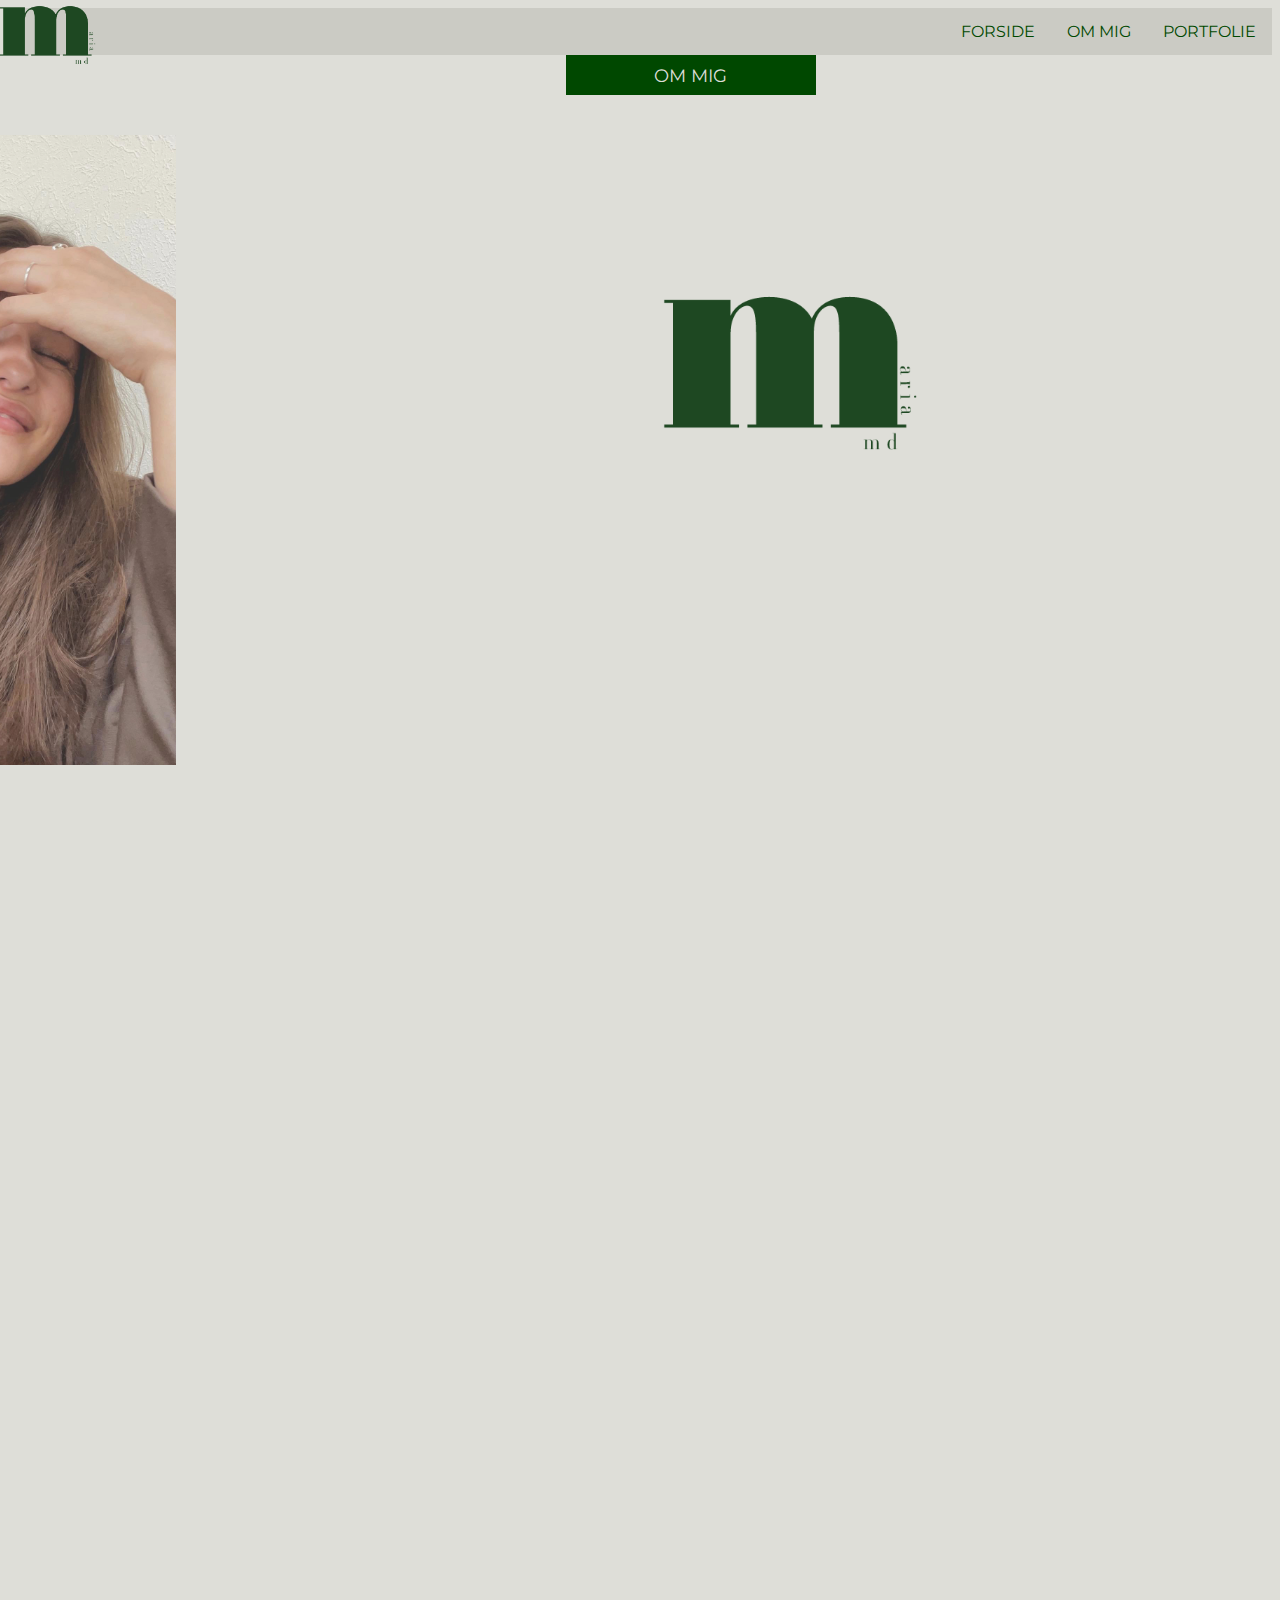
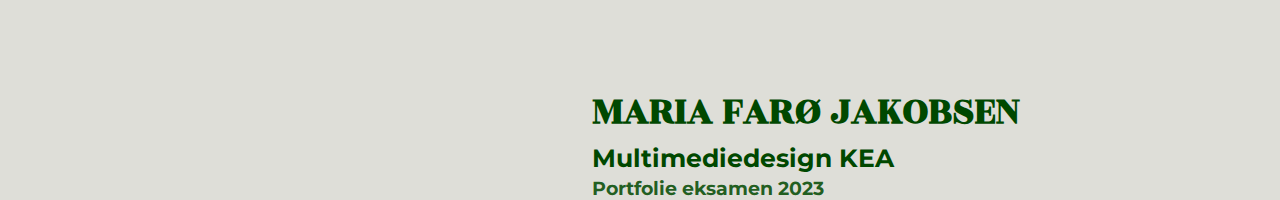
<file: Portfolie/Index.html>
<!DOCTYPE html>
<html lang="da">

<head>
  <meta charset="UTF-8">
  <meta http-equiv="X-UA-Compatible" content="IE=edge">
  <meta name="viewport" content="width=device-width, initial-scale=1.0">
  <meta name="robots" content="noindex">
  <title>Forside</title>
  <link rel="stylesheet" href="css/mutual.css">
  <link rel="stylesheet" href="css/index.css">
  <script src="js/script2.js"></script>
  <link rel="icon" type="image/png" href="img/favicon2.png">
</head>

<body id="forside">
  <header>
    <div class="navbar">
      <img src="img/m.png" class="navbar-logo" alt="Logo">
      <a href="Index.html">FORSIDE</a>
      <a href="om.html">OM MIG</a>
      <div class="dropdown">
        <button class="dropbtn">
          PORTFOLIE
          <i class="fa fa-caret-down"></i>
        </button>
        <div class="dropdown-content">
          <a href="web.html"> Grundlæggende web</a>
          <a href="ux.html">Grundlæggende ux</a>
          <a href="animation.html">Animation</a>
          <a href="site.html">Video & virksomhedssite</a>
        </div>
      </div>
    </div>
  </header>
  <main>
    <div id="billedcontainer">
      <div class="tekst">
        <h1>MARIA FARØ JAKOBSEN</h1>
        <h2 class="mmd">Multimediedesign KEA</h2>
        <h3>Portfolie eksamen 2023</h3>
      </div>
      <img src="img/forside.jpg" alt="Billede 2" class="billede billede-venstre">
      <img src="img/m.png" alt="Billede 1" class="billede billede-hojre">
      <button id="myButton">OM MIG</button>
    </div>
  </main>
  <script src="js/script.js"></script>
</body>
</html>
</file>
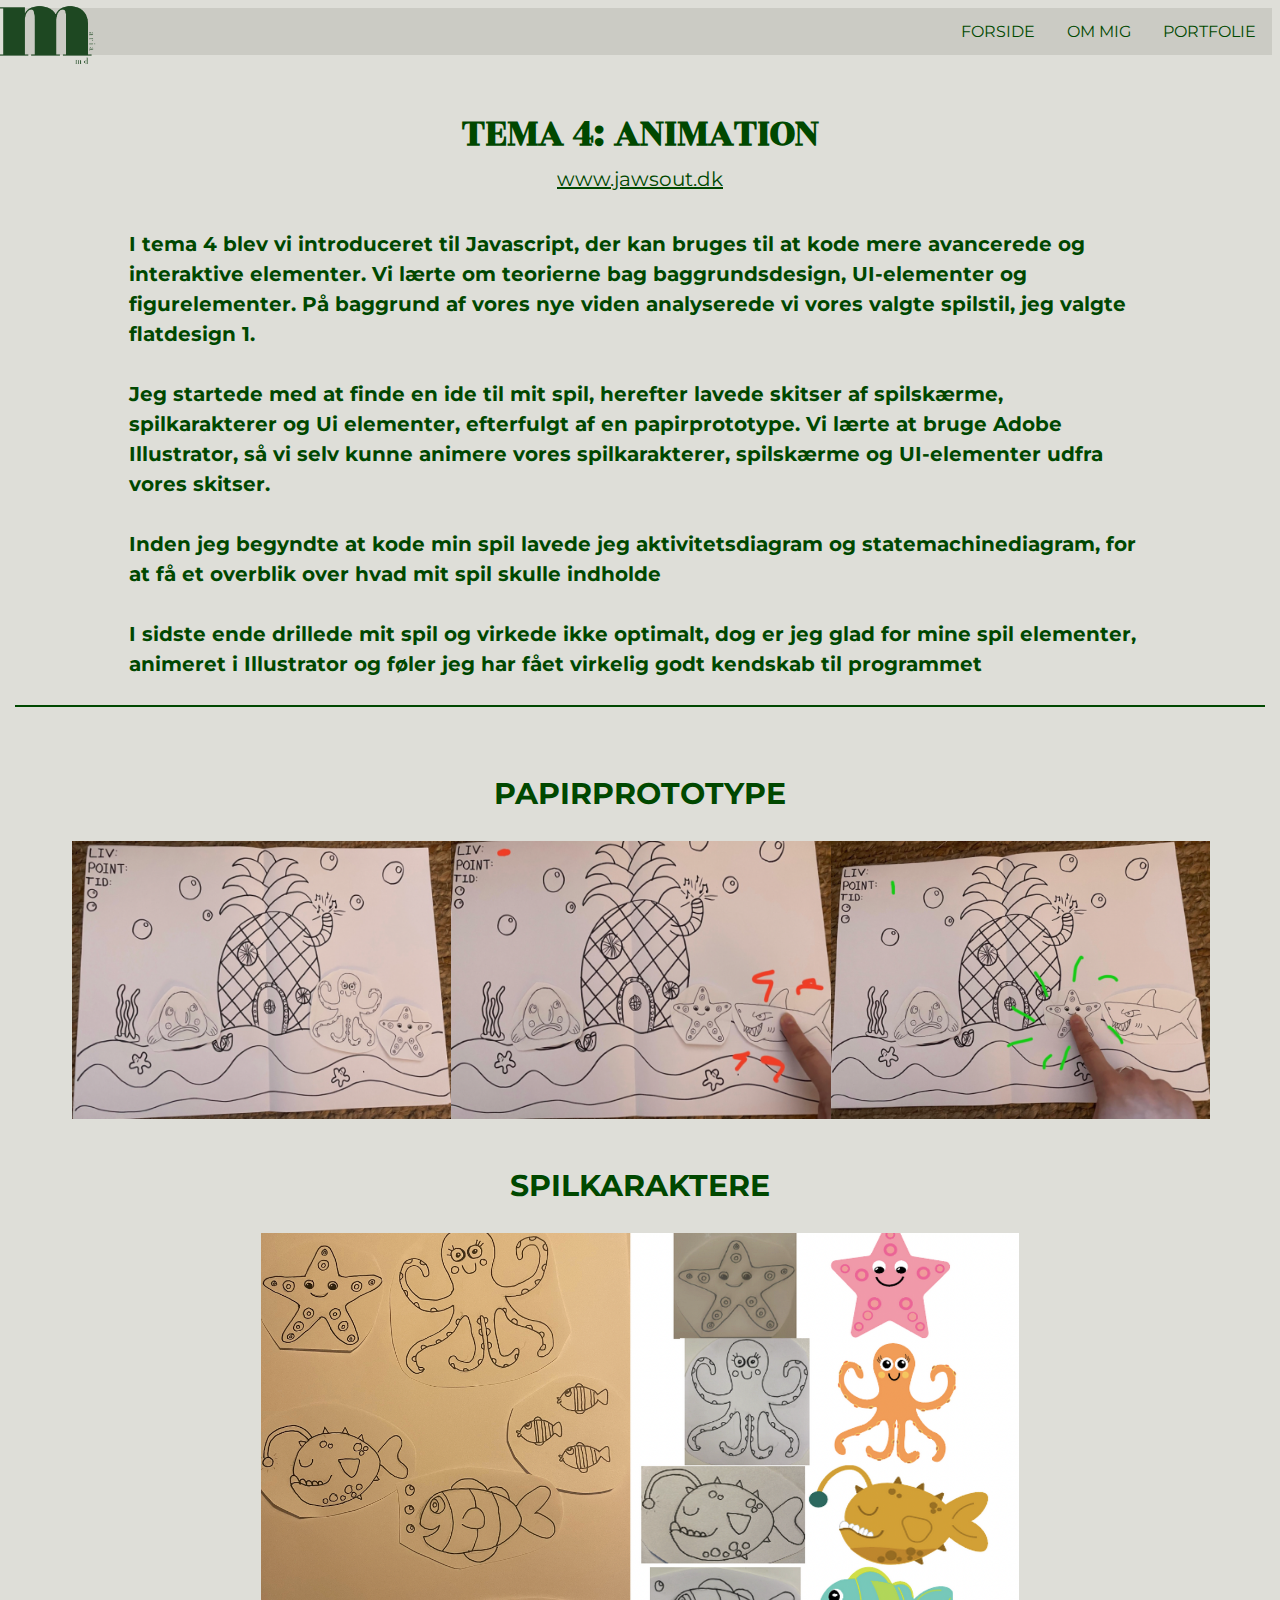
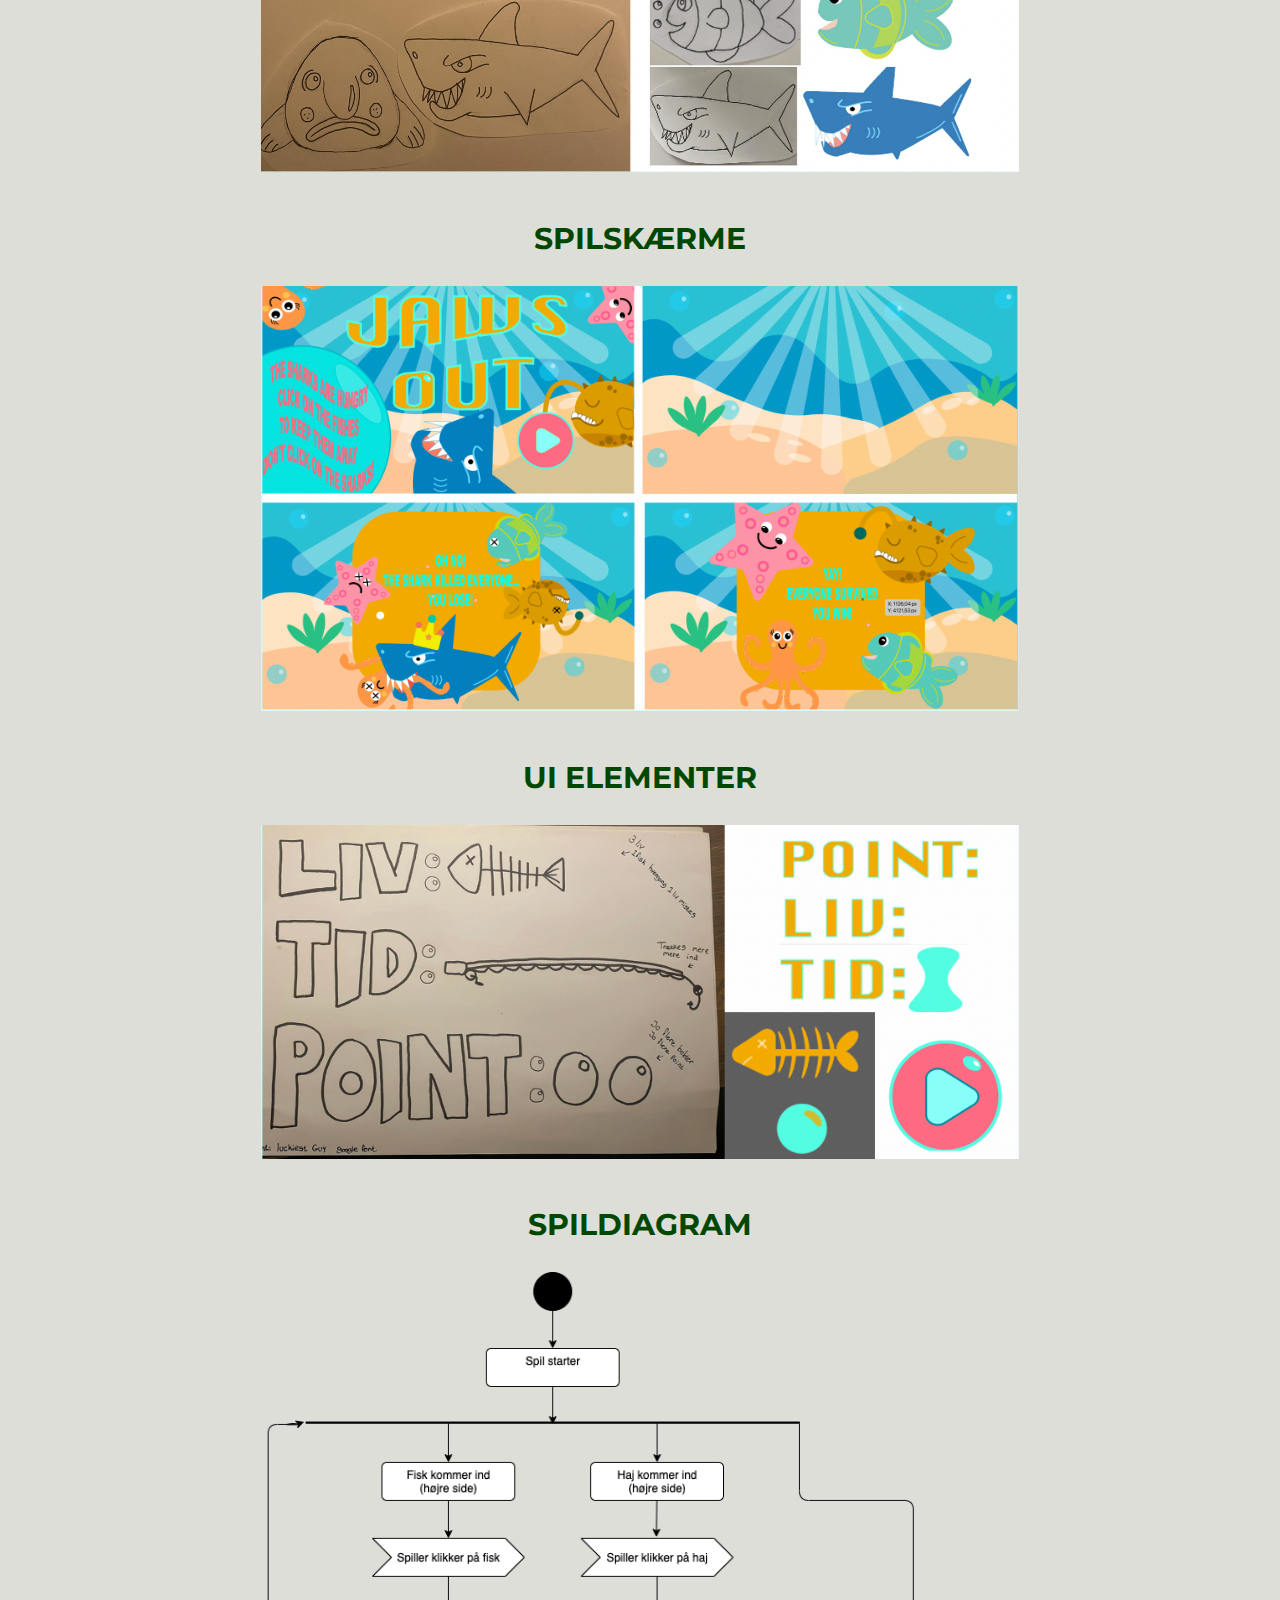
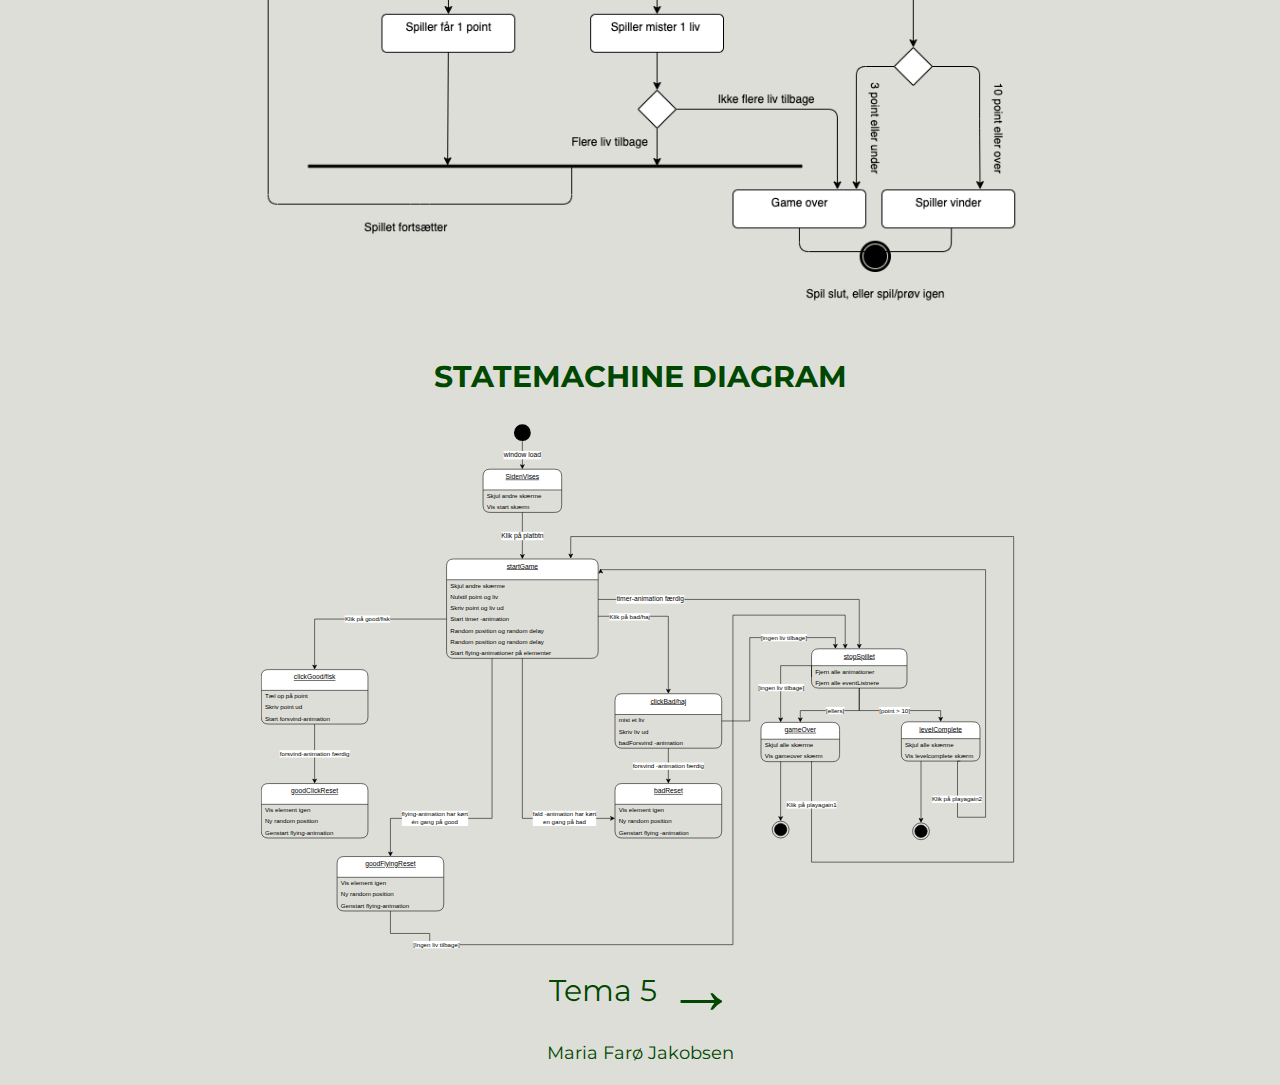
<file: Portfolie/animation.html>
<!DOCTYPE html>
<html lang="da">

<head>
  <meta charset="UTF-8">
  <meta http-equiv="X-UA-Compatible" content="IE=edge">
  <meta name="viewport" content="width=device-width, initial-scale=1.0">
  <meta name="robots" content="noindex">
  <title>Tema 4</title>
  <script src="js/script.js"></script>
  <link rel="stylesheet" href="css/mutual.css">
  <link rel="stylesheet" href="css/portfolie.css">
  <link rel="icon" type="png" href="img/favicon2.png">


</head>


<body id="animation">
  <header>
    <div class="navbar">
      <img src="img/m.png" class="navbar-logo" alt="Logo">
      <a href="Index.html">FORSIDE</a>
      <a href="om.html">OM MIG</a>
      <div class="dropdown">
        <button class="dropbtn">PORTFOLIE
          <i class="fa fa-caret-down"></i>
        </button>
        <div class="dropdown-content">
          <a href="web.html"> Grundlæggende web</a>
          <a href="ux.html">Grundlæggende ux</a>
          <a href="animation.html">Animation</a>
          <a href="site.html">Video & virksomhedssite</a>
        </div>
      </div>
    </div>
  </header>


<main>
  <h1> TEMA 4: ANIMATION</h1>
  <a href="https://faroemaria.dk/website/index.html" class="linkport"> www.jawsout.dk</a>
  <h2 class="skriv"> I tema 4 blev vi introduceret til Javascript, der kan bruges til at kode mere avancerede og
    interaktive elementer. Vi lærte om teorierne bag baggrundsdesign, UI-elementer og figurelementer. På baggrund af
    vores nye viden analyserede vi vores valgte spilstil, jeg valgte flatdesign 1. <br> <br>
    Jeg startede med at finde en ide til mit spil, herefter lavede skitser af spilskærme, spilkarakterer og Ui
    elementer, efterfulgt af en papirprototype.
    Vi lærte at bruge Adobe Illustrator, så vi selv kunne animere vores spilkarakterer, spilskærme og UI-elementer udfra
    vores skitser.
    <br> <br>
    Inden jeg begyndte at kode min spil lavede jeg aktivitetsdiagram og statemachinediagram, for at få et overblik over
    hvad mit spil skulle indholde
    <br> <br>
    I sidste ende drillede mit spil og virkede ikke optimalt, dog er jeg glad for mine spil elementer, animeret i
    Illustrator og føler jeg har fået virkelig godt kendskab til programmet


  </h2>
  <div class="containerstreg">
    <div class="streg"> </div>
  </div>


  <div class="billede-container">
    <h2> PAPIRPROTOTYPE</h2>
  </div>
  <div class="billede-container-4">

    <img src="img/tema4/spilskaerm.png" alt="prototype">
    <img src="img/tema4/liv.png" alt="liv">
    <img src="img/tema4/point.png" alt="point">
  </div>

  <div class="billede-container">
    <h2> SPILKARAKTERE </h2>
    <img src="img/tema4/karaktere.png" alt="karaktere">
  </div>
  <div class="billede-container">
    <h2> SPILSKÆRME </h2>
    <img src="img/tema4/skaerme.png" alt="skærme">
  </div>

  <div class="billede-container">
    <h2> UI ELEMENTER </h2>
    <img src="img/tema4/ui.png" alt="uielementer">
  </div>


  <div class="billede-container">
    <h2> SPILDIAGRAM </h2>
    <img src="img/tema4/spildiagram_maria-kopi.png" alt="spildiagram">
  </div>
  <div class="billede-container">
    <h2>STATEMACHINE DIAGRAM</h2>
    <img src="img/tema4/statemachine-kopi.svg" alt="statemachine">
  </div>
  

</main>

<footer>
  <a href="site.html" class="next-page-link">
    <span class="piltext">Tema 5</span>
    <span class="arrow">→</span>
  </a>
  <p class="footp"> Maria Farø Jakobsen</p>

</footer>
<script src="js/script.js"></script>
</body>

</html>
</file>
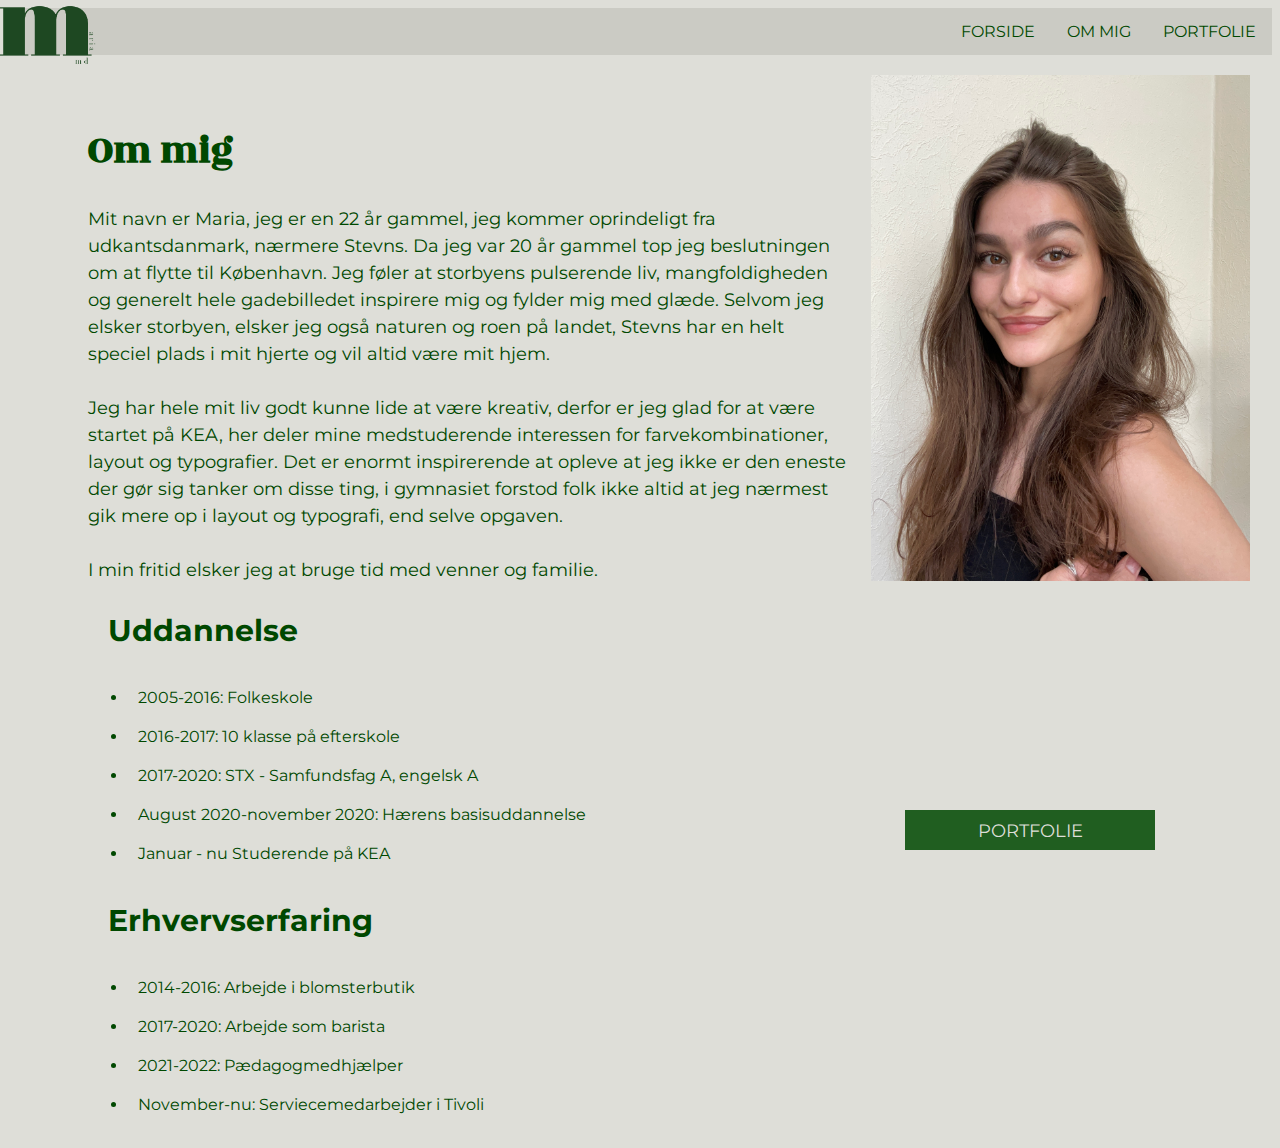
<file: Portfolie/om.html>
<!DOCTYPE html>
<html lang="da">

<head>
  <meta charset="UTF-8">
  <meta http-equiv="X-UA-Compatible" content="IE=edge">
  <meta name="viewport" content="width=device-width, initial-scale=1.0">
  <meta name="robots" content="noindex">
  <title>Om mig</title>
  <script src="js/script.js"></script>
  <link rel="stylesheet" href="css/mutual.css">
  <link rel="stylesheet" href="css/om.css">
  <link rel="icon" type="png" href="img/favicon2.png">


</head>

<body id="ommig">
  <header>
    <div class="navbar">
      <img src="img/m.png" class="navbar-logo" alt="Logo">
      <a href="Index.html">FORSIDE</a>
      <a href="om.html">OM MIG</a>
      <div class="dropdown">
        <button class="dropbtn">PORTFOLIE
          <i class="fa fa-caret-down"></i>
        </button>
        <div class="dropdown-content">
          <a href="web.html"> Grundlæggende web</a>
          <a href="ux.html">Grundlæggende ux</a>
          <a href="animation.html">Animation</a>
          <a href="site.html">Video & virksomhedssite</a>
        </div>
      </div>
    </div>
  </header>
  <main>

    <div id="om-mig">
      <h1>Om mig</h1>
      <p>Mit navn er Maria, jeg er en 22 år gammel, jeg kommer oprindeligt fra udkantsdanmark, nærmere Stevns. Da jeg
        var 20 år gammel top jeg beslutningen om at flytte til København. Jeg føler at storbyens pulserende liv,
        mangfoldigheden og generelt hele gadebilledet inspirere mig og fylder mig med glæde. Selvom jeg elsker storbyen,
        elsker jeg også naturen og roen på landet, Stevns har en helt speciel plads i mit hjerte og vil altid være mit
        hjem.
        <br><br>
        Jeg har hele mit liv godt kunne lide at være kreativ, derfor er jeg glad for at være startet på KEA, her deler
        mine medstuderende interessen for farvekombinationer, layout og typografier. Det er enormt inspirerende at
        opleve at jeg ikke er den eneste der gør sig tanker om disse ting, i gymnasiet forstod folk ikke altid at jeg
        nærmest gik mere op i layout og typografi, end selve opgaven.
        <br><br>
        I min fritid elsker jeg at bruge tid med venner og familie.
      </p>


      <div class="ul-container">
        <h2>Uddannelse</h2>
        <ul>
          <li>2005-2016: Folkeskole</li>
          <li>2016-2017: 10 klasse på efterskole</li>
          <li>2017-2020: STX - Samfundsfag A, engelsk A </li>
          <li>August 2020-november 2020: Hærens basisuddannelse</li>
          <li>Januar - nu Studerende på KEA</li>
        </ul>
        <h2> Erhvervserfaring</h2>
        <ul>
          <li>2014-2016: Arbejde i blomsterbutik</li>
          <li>2017-2020: Arbejde som barista</li>
          <li>2021-2022: Pædagogmedhjælper</li>
          <li>November-nu: Serviecemedarbejder i Tivoli</li>
        </ul>

      </div>
    </div>
    <div id="billede">
      <img src="img/potraet.JPG" alt="potraet">
    </div>
    <button id="myButton2">PORTFOLIE</button>
  </main>
  <script src="js/script2.js"></script>
</body>

</html>
</file>
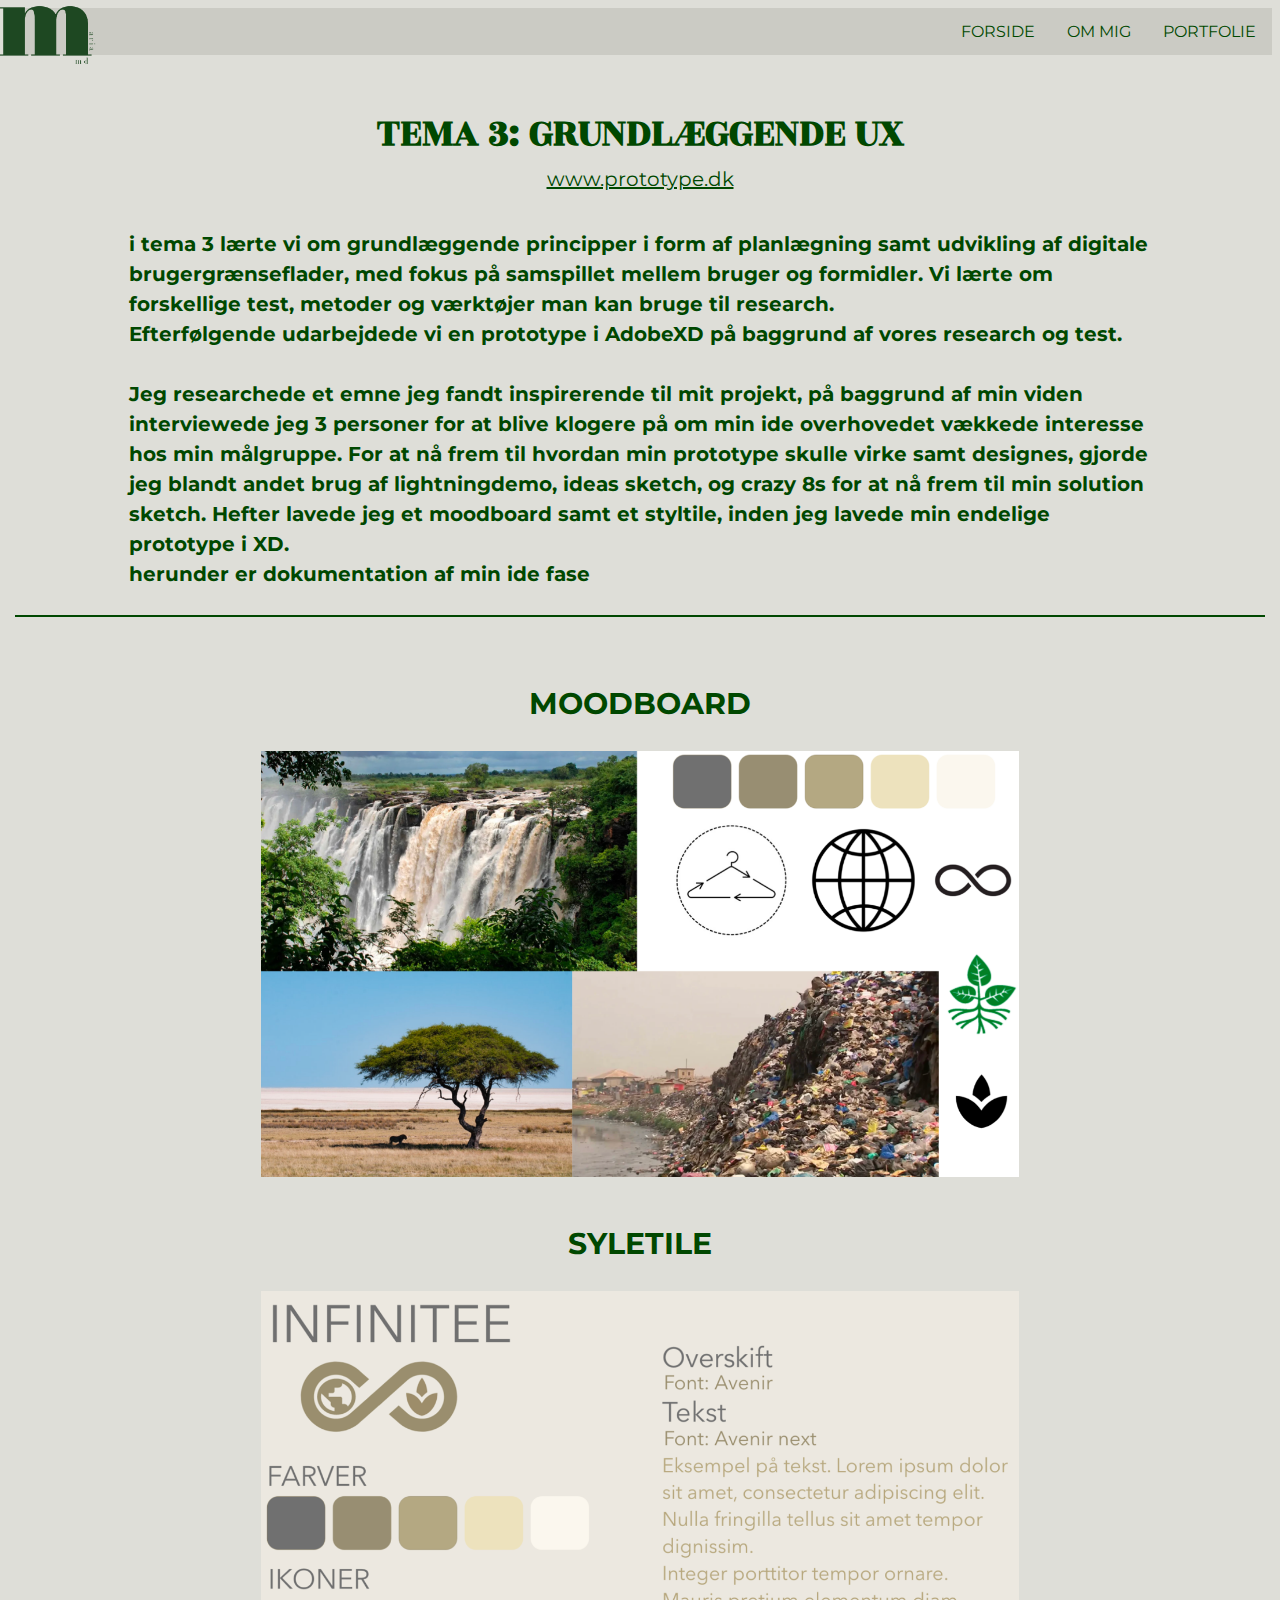
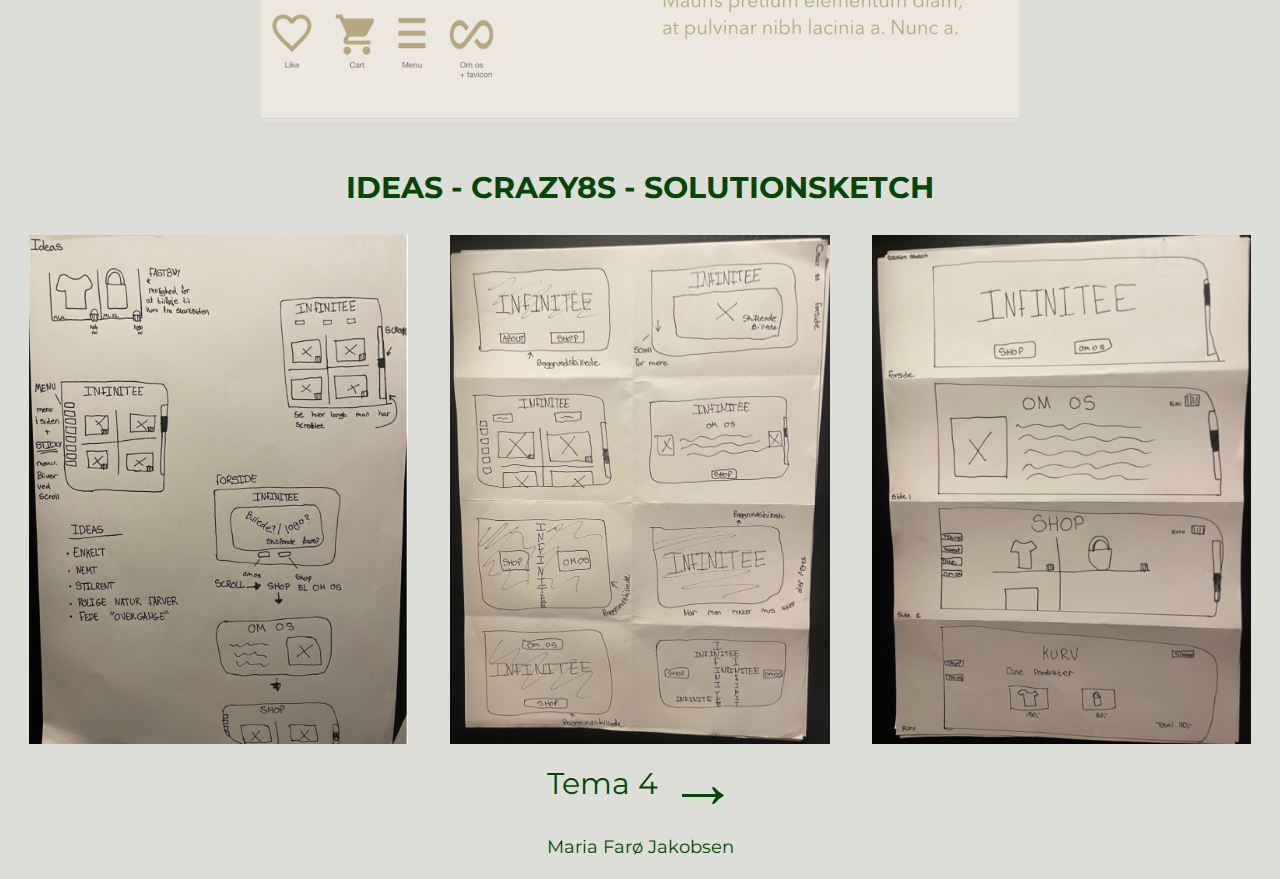
<file: Portfolie/ux.html>
<!DOCTYPE html>
<html lang="da">

<head>
  <meta charset="UTF-8">
  <meta http-equiv="X-UA-Compatible" content="IE=edge">
  <meta name="viewport" content="width=device-width, initial-scale=1.0">
  <meta name="robots" content="noindex">
  <title>Tema 3</title>
  <script src="js/script.js"></script>
  <link rel="stylesheet" href="css/mutual.css">
  <link rel="stylesheet" href="css/portfolie.css">
  <link rel="icon" type="png" href="img/favicon2.png">
</head>


<body id="ux">
  <header>
    <div class="navbar">
      <img src="img/m.png" class="navbar-logo" alt="Logo">
      <a href="Index.html">FORSIDE</a>
      <a href="om.html">OM MIG</a>
      <div class="dropdown">
        <button class="dropbtn">PORTFOLIE
          <i class="fa fa-caret-down"></i>
        </button>
        <div class="dropdown-content">
          <a href="web.html"> Grundlæggende web</a>
          <a href="ux.html">Grundlæggende ux</a>
          <a href="animation.html">Animation</a>
          <a href="site.html">Video & virksomhedssite</a>
        </div>
      </div>
    </div>
  </header>

  <main>
    <h1> TEMA 3: GRUNDLÆGGENDE UX</h1>
    <a href="https://xd.adobe.com/view/fb2686f2-2a5a-4b3e-9991-f92187f07925-ae75/" class="linkport">
      www.prototype.dk</a>
    <h2 class="skriv"> i tema 3 lærte vi om grundlæggende principper i form af planlægning samt udvikling af digitale
      brugergrænseflader, med fokus på samspillet mellem bruger og formidler. Vi lærte om forskellige test, metoder og
      værktøjer man kan bruge til research.<br> Efterfølgende udarbejdede vi en prototype i AdobeXD på baggrund af vores
      research og test. <br> <br>
      Jeg researchede et emne jeg fandt inspirerende til mit projekt, på baggrund af min viden interviewede jeg 3
      personer
      for at blive klogere på om min ide overhovedet vækkede interesse hos min målgruppe.
      For at nå frem til hvordan min prototype skulle virke samt designes, gjorde jeg blandt andet brug af
      lightningdemo,
      ideas sketch, og crazy 8s for at nå frem til min solution sketch. Hefter lavede jeg et moodboard samt et styltile,
      inden jeg lavede min endelige prototype i XD. <br> herunder er dokumentation af min ide fase
    </h2>
    <div class="containerstreg">
      <div class="streg"> </div>
    </div>



    <div class="billede-container">

      <h2> MOODBOARD </h2>
      <img src="img/tema3/moodboardt3.png" alt="moodboardt3">
    </div>
    <div class="billede-container">
      <h2> SYLETILE </h2>
      <img src="img/tema3/styletilet3.png" alt="styletilet3">
    </div>
    <div class="billede-container">
      <h2> IDEAS - CRAZY8S - SOLUTIONSKETCH </h2>
    </div>
    <div class="billede-container-3">
      <img src="img/tema3/ideast3.png" alt="ideas">
      <img src="img/tema3/crazy8t3.png" alt="crazy8">
      <img src="img/tema3/solutiont3.png" alt="solutionsketch">
    </div>

  </main>

  <footer>
    <a href="animation.html" class="next-page-link">
      <span class="piltext">Tema 4</span>
      <span class="arrow">→</span>
    </a>
    <p class="footp"> Maria Farø Jakobsen</p>

  </footer>
  <script src="js/script.js"></script>
</body>

</html>
</file>
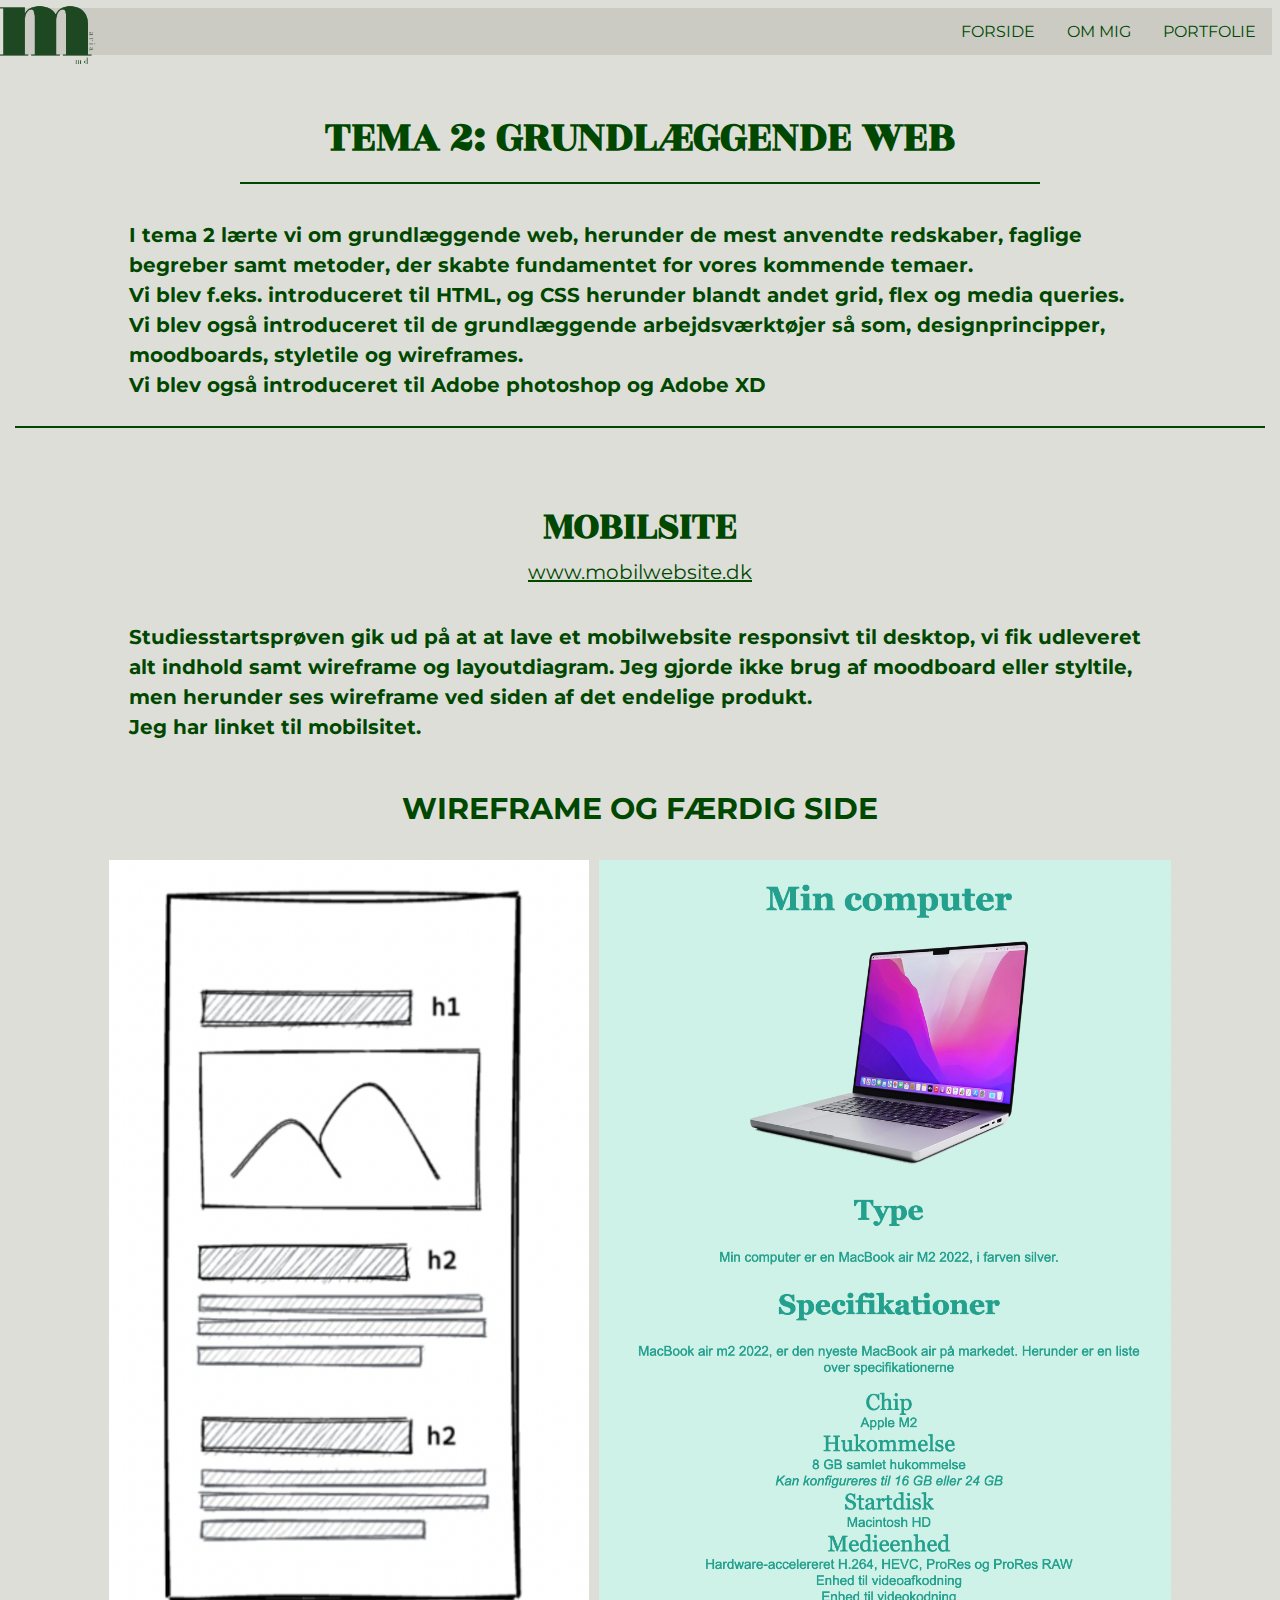
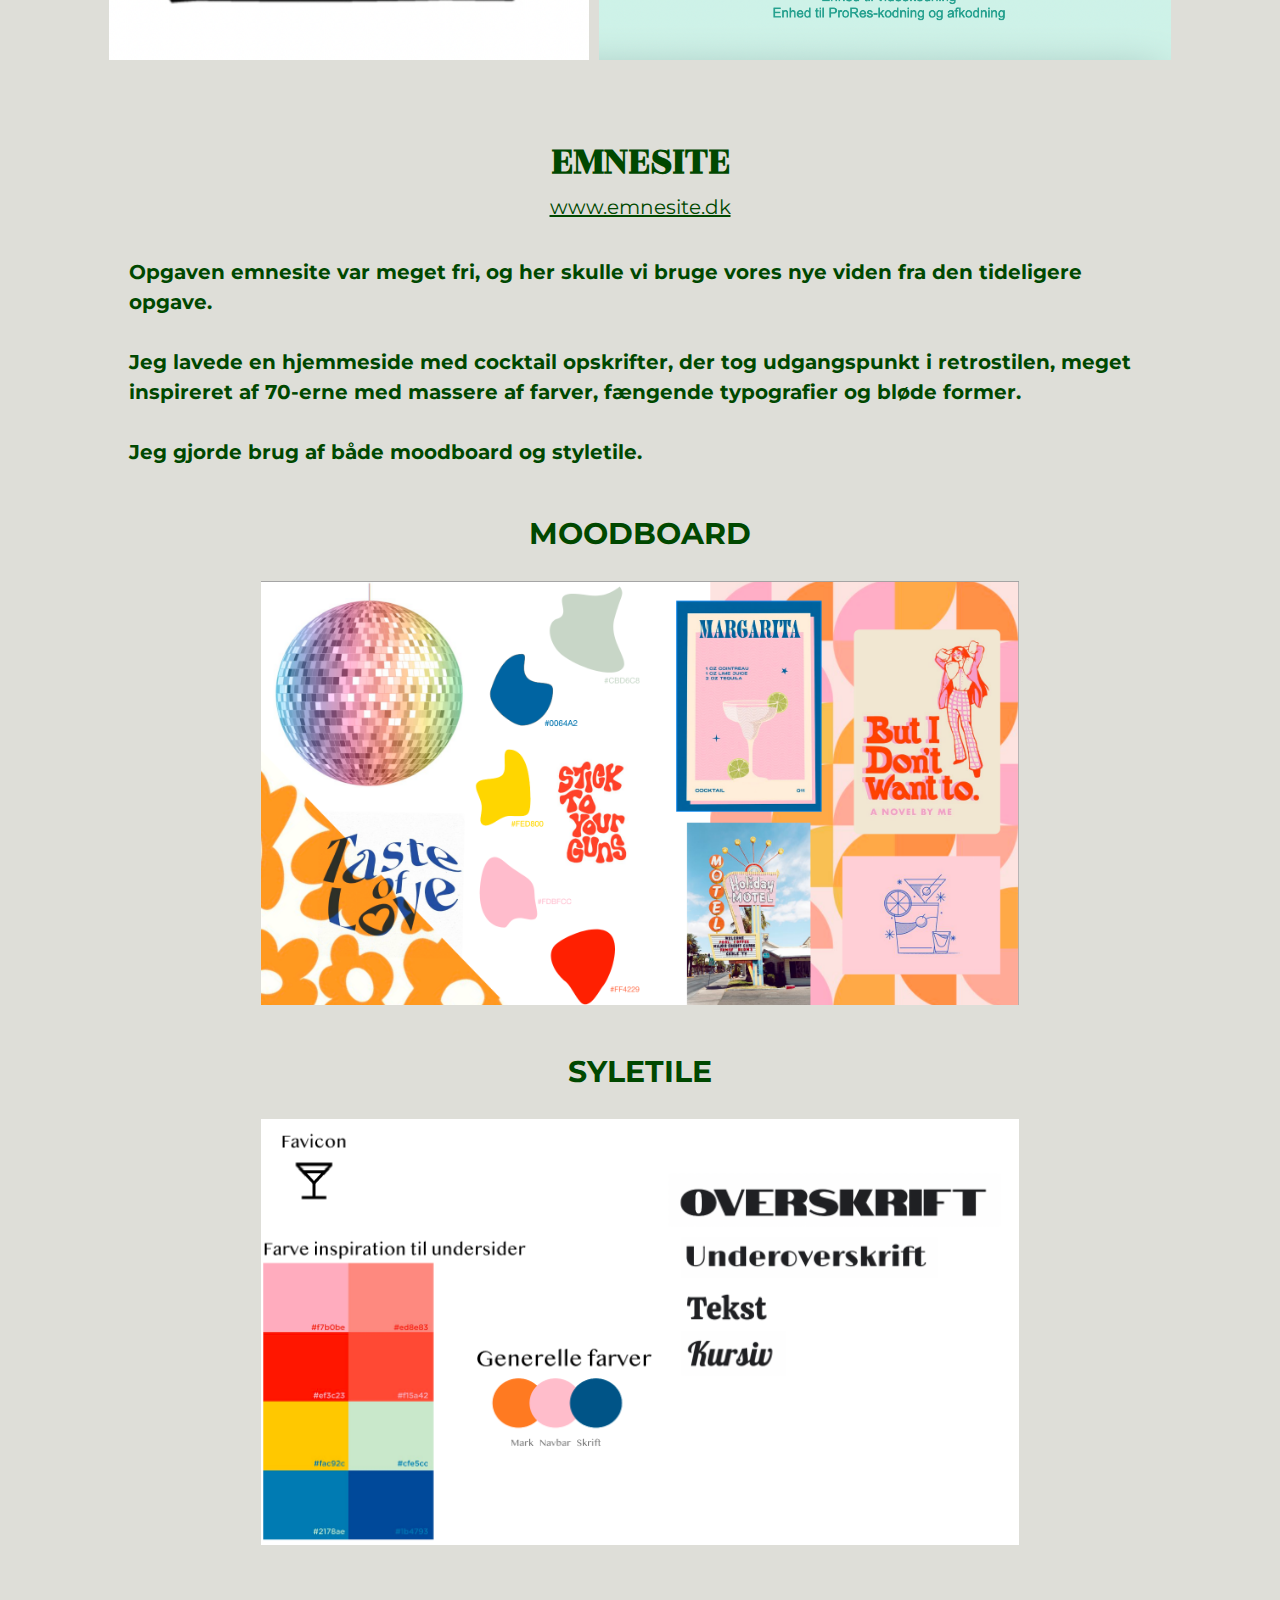
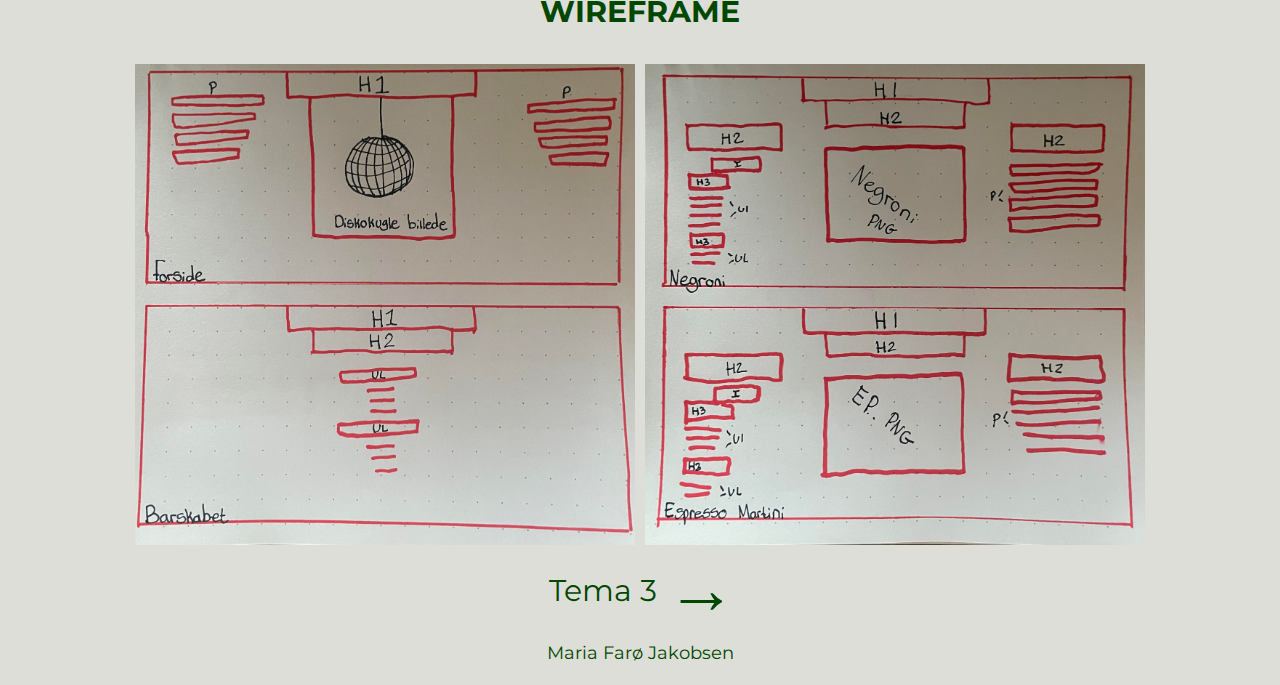
<file: Portfolie/web.html>
<!DOCTYPE html>
<html lang="da">

<head>
  <meta charset="UTF-8">
  <meta http-equiv="X-UA-Compatible" content="IE=edge">
  <meta name="viewport" content="width=device-width, initial-scale=1.0">
  <meta name="robots" content="noindex">
  <title>Tema 2</title>
  <link rel="stylesheet" href="css/mutual.css">
  <link rel="stylesheet" href="css/portfolie.css">
  <link rel="icon" type="png" href="img/favicon2.png">


</head>


<body id="web">
  <header>
    <div class="navbar">
      <img src="img/m.png" class="navbar-logo" alt="Logo">
      <a href="Index.html">FORSIDE</a>
      <a href="om.html">OM MIG</a>
      <div class="dropdown">
        <button class="dropbtn">PORTFOLIE
          <i class="fa fa-caret-down"></i>
        </button>
        <div class="dropdown-content">
          <a href="web.html"> Grundlæggende web</a>
          <a href="ux.html">Grundlæggende ux</a>
          <a href="animation.html">Animation</a>
          <a href="site.html">Video & virksomhedssite</a>
        </div>
      </div>
    </div>
  </header>



  <main>
    <h1 class="over"> TEMA 2: GRUNDLÆGGENDE WEB</h1>
    <div class="containerstreg">
      <div class="streg2"> </div>
    </div>
    <h2 class="skriv"> I tema 2 lærte vi om grundlæggende web, herunder de mest anvendte redskaber, faglige begreber
      samt metoder, der skabte fundamentet for vores kommende temaer. <br> Vi blev f.eks. introduceret til HTML, og CSS
      herunder blandt andet grid, flex og media queries. <br> Vi blev også introduceret til de grundlæggende
      arbejdsværktøjer så som, designprincipper, moodboards, styletile og wireframes. <br> Vi blev også introduceret til
      Adobe photoshop og Adobe XD
    </h2>
    <div class="containerstreg">
      <div class="streg"> </div>
    </div>

    <h1> MOBILSITE</h1>
    <a href="http://faroemaria.dk/mobilwebsite/index.html" class="linkport"> www.mobilwebsite.dk</a>

    <h2 class="skriv"> Studiesstartsprøven gik ud på at at lave et mobilwebsite responsivt til desktop, vi fik udleveret
      alt indhold samt wireframe og layoutdiagram. Jeg gjorde ikke brug af moodboard eller styltile, men herunder ses
      wireframe ved siden af det endelige produkt. <br> Jeg har linket til mobilsitet. </h2>

    <div class="billede-container">



      <h2> WIREFRAME OG FÆRDIG SIDE </h2>
    </div>
    <div class="billede-container-2">
      <img src="img/tema2/wire.png" alt="wireframe" class="mobil">
      <img src="img/tema2/side.png" alt="hjemmeside" class="mobil">
    </div>
    <br>

    <h1> EMNESITE</h1>
    <a href="http://faroemaria.dk/" class="linkport"> www.emnesite.dk</a>
    <h2 class="skriv"> Opgaven emnesite var meget fri, og her skulle vi bruge vores nye viden fra den tideligere opgave.
      <br><br> Jeg lavede en hjemmeside med cocktail opskrifter, der tog udgangspunkt i retrostilen, meget inspireret af
      70-erne med massere af farver, fængende typografier og bløde former.<br><br>Jeg gjorde brug af både moodboard og
      styletile.
    </h2>

    <div class="billede-container">
      <h2> MOODBOARD </h2>
      <img src="img/tema2/moodboardt2.png" alt="moodboardt2">
    </div>
    <div class="billede-container">
      <h2> SYLETILE </h2>
      <img src="img/tema2/Styletilet2.png" alt="styletilet2">
    </div>
    <div class="billede-container">
      <h2> WIREFRAME</h2>
    </div>
    <div class="billede-container-2">

      <img src="img/tema2/wireframet2.jpg" alt="wireframe" class="wireframe">
      <img src="img/tema2/wireframe2t2.jpg" alt="wireframe" class="wireframe">
    </div>
  </main>
  <script src="js/script2.js"></script>
<footer>
    <a href="ux.html" class="next-page-link">
      <span class="piltext">Tema 3</span>
      <span class="arrow">→</span>
    </a>
    <p class="footp"> Maria Farø Jakobsen</p>
  
  </footer>
</body>
  

</html>
</file>
<file: Portfolie/css/mutual.css>
/*imports fra google fonts*/

  @import url('https://fonts.googleapis.com/css2?family=Rozha+One&display=swap'); 
  
  @import url('https://fonts.googleapis.com/css2?family=Montserrat:wght@300&display=swap');


h1 {
    
    font-family: 'Rozha One', serif;
    color: #004800;
    font-size: 40px;
    

}
h2 {
    font-family: 'Montserrat', sans-serif;
    color: #004800;
    line-height: 1.5;
    margin-left: 20px;
    margin-right: 20px;
    font-size:30px;
   

    
}
p {
    font-family: 'Montserrat', sans-serif;
    color: #004800;
    line-height: 1.5;
    font-size: 18px;
   

}
li {
    font-family: 'Montserrat', sans-serif;
    color: #004800;
}

main, body {
    background-color: #deded8;
   
}



.over{
  font-size:45px;
  color: #004800;
  font-weight: bold
}
.skriv{
  font-size: 20px;
}






/* Navbar container */
.navbar {
    overflow: hidden;
    font-family: 'Montserrat', sans-serif;
    display: flex;
    justify-content: flex-end;
    background-color:#cbcbc4;

}
 
  .navbar a {
    float: right;
    font-size: 16px;
    color: #004800;
    text-align: center;
    padding: 14px 16px;
    text-decoration: none;
  
   
}
  
.navbar-logo {
    position: absolute;
    top: 0;
    left: 0;
    margin: -4px;
    z-index: 1;
    max-width: 140px; 
    height: auto;
    
    
  }
  
  /* The dropdown container */
  .dropdown {
    float: left;
    overflow: hidden;
    
  }
  
  /* Dropdown button */
  .dropdown .dropbtn {
    font-size: 16px;
    border: none;
    outline: none;
    color: #004800; 
    padding: 14px 16px;
    background-color: inherit;
    font-family: inherit; /* Important for vertical align on mobile phones */
    margin: 0; /* Important for vertical align on mobile phones */
  }
  
  /* Add a rbackground color to navbar links on hover */
  .navbar a:hover,
  .dropdown:hover .dropbtn {
    background-color: #0a6a183b;
  }
  
  /* Dropdown content (hidden by default) */
  .dropdown-content {
    display: none;
    position: absolute;
    background-color: #f9f9f9;
    min-width: 160px;
    box-shadow: 0px 8px 16px 0px rgba(4, 81, 26, 0.819);
    z-index: 1;
    right: 0; 
    
  }
  
  /* Links inside the dropdown */
  .dropdown-content a {
    float: none;
    color: #0a6a19;
    padding: 12px 16px;
    text-decoration: none;
    display: block;
    text-align: left;
  }
  
  /* Add a background color to dropdown links on hover */
  .dropdown-content a:hover {
    background-color:#0a6a18a1;
  }
  
  /* Show the dropdown menu on hover */
  .dropdown:hover .dropdown-content {
    display: block;
  }

  .footer {
    position: fixed;
    bottom: 0;
    left: 0;
    width: 100%;
    height: 50px;
    background-color: #f0f0f0;
    display: flex;
    justify-content: center;
    align-items: center;
    text-align: center;
    font-family: 'Montserrat', sans-serif;
    
  }
  
  .next-page-link {
    display: flex;
    justify-content: center;
    align-items: center;
    text-decoration: none;
    margin-bottom: 10px;
  }
  
  .arrow {
    font-size: 70px;
    color: #004800;
    margin-left: 5px;
    
  }
  
  .piltext {
    font-size: 30px;
    margin-left: 5px;
    font-family: 'Montserrat', sans-serif;
    color: #004800;
    margin-right: 5px;

  }
  
  .footp {
    text-align: center;
    margin-top: 5px;
  }
  
  .arrow,
  .piltext {
    display: inline-block;
    vertical-align: middle;
  }
  .arrow:hover {
    color: #11d01166;
  }
  
@media (max-width: 768px) {
  
.next-page-link {
  display: flex;
  justify-content: center;
  align-items: center;
  text-decoration: none;
  margin-bottom: 10px;
}

.arrow {
  font-size: 30px; 
  color: #004800;
  margin-left: 5px;
}

.piltext {
  font-size: 20px;
  margin-left: 5px;
  font-family: 'Montserrat', sans-serif;
  color: #004800;
  margin-right: 5px;
}
  }
</file>
<file: Portfolie/css/index.css>
/*imports*/

@import url('https://fonts.googleapis.com/css2?family=Rozha+One&display=swap');

@import url('https://fonts.googleapis.com/css2?family=Questrial&display=swap');

@import url('https://fonts.googleapis.com/css2?family=Montserrat:wght@300&display=swap');


#forside {
  background-color: #deded8;
}

.billedcontainer {
  position: relative;
  overflow: hidden;
  height: 100vh;
  display: flex;
  justify-content: center;
  align-items: center;
}

.billede {
  position: absolute;
  top: 50%;
  transform: translateY(-50%);
  animation-duration: 1s;
  animation-fill-mode: forwards;
  width: auto;
  max-height: 60%;

}





.billede-hojre {
  right: 20%;
  animation-name: flydIndBilledeHojre;
  width: auto;
  max-height: 40%;


}

.billede-venstre {
  left: -20%;
  animation-name: flydIndBilledeVenstre;
  width: auto;
  max-height: 70%;
  filter: opacity(80%);

}


.tekst {
  position: absolute;
  bottom: -100%;
  /* Startposition uden for skærmen */
  right: 37%;
  transform: translateX(50%);
  text-align: left;
  color: #004800da;
  z-index: 2;
  animation: flydOpTekst 1s forwards;
  


}

.mmd {
  font-size: 25px;
}

h1,
h2,
h3 {
  margin: 0;
  padding: 0;


}

h1 {
  font-family: 'Rozha One', serif;
  margin-top: 1px;
}

h2,
h3 {
  font-family: 'Montserrat', sans-serif;
}

#myButton {
  position: absolute;

  right: 26.5%;
  transform: translateX(-50%);
  animation: flydIndKnap 1s ease forwards;
  background-color: #004800;
  color: #deded8;
  font-family: 'Montserrat', sans-serif;
  font-size: 18px;
  padding: 10px 20px;
  border: none;
  width: 250px;
  height: 40px;
}

#myButton:hover {
  background-color: #074707;
  color: #000000;
  visibility: hidden;

}




#myButton:hover::before {
  content: "KLIK HER ";
  visibility: visible;
  position: absolute;
  top: 0;
  left: 0;
  width: 100%;
  height: 100%;
  display: flex;
  justify-content: center;
  align-items: center;
  box-shadow: 0 0 5px #024702;

}


@keyframes flydIndBilledeHojre {
  0% {
    right: -100%;
  }

  100% {
    right: 30%;
  }
}

@keyframes flydIndBilledeVenstre {
  0% {
    left: -100%;
  }

  100% {
    left: 21%;
  }
}

@keyframes flydOpTekst {
  0% {
    bottom: -100%;
  }

  100% {
    bottom: 35%;
  }
}

@keyframes flydIndKnap {
  0% {
    bottom: -100%;
  }

  100% {
    bottom: 27%;
  }
}



@media (max-width: 768px) {
  .billede {
    max-height: 40%;
  }

  .billede-hojre {
    max-height: 12%;
    padding-top: 10%
  }

  .billede-venstre {
    max-height: 50%;
    left: 10%;
  }

  .tekst {
    bottom: 20%;
    right: 24%;
  }

  #myButton {
    right: 29%;
    transform: translateX(50%);
    width: 200px;
    height: 50px;
    font-size: 16px;
    padding-top: 10px;
  }

  h1 {
    font-size: 26px;
  }

  h2 {
    font-size: 20px;
  }
}
</file>
<file: Portfolie/css/portfolie.css>
/*tema 2 grundlæggende web*/
h1 {
  text-align: center;
  margin-top: 50px;
  margin-bottom: 3px;

}

h2 {
  padding-left: 8%;
  padding-right: 8%;
  text-align: left;
  padding-top: 1.5%;
}

.containerstreg {
  display: flex;
  justify-content: center;
}

.streg {
  width: 1250px;
  height: 2px;
  background-color: #004800;
  margin-bottom: 20px;
  margin-top: 10px;

}

.streg2 {
  width: 800px;
  height: 2px;
  background-color: #004800;
  margin-bottom: 0;
  margin-top: 10px;
}


@media (max-width: 768px) {
  h1 {
    text-align: center;
    margin-top: 50px;
  }

  h2 {
    padding-left: 8%;
    padding-right: 8%;
    text-align: left;
    font-size: 20px;
  }

  .containerstreg {
    display: flex;
    justify-content: center;
  }

  .streg {
    width: 1250px;
    height: 2px;
    background-color: #004800;
    margin-bottom: 20px;
  }

}

.linkport {
  display: flex;
  justify-content: center;
  align-items: center;
  text-align: center;
  padding-left: 8%;
  padding-right: 8%;
  font-family: 'Montserrat', sans-serif;
  font-size: 20px;
  color: #004800;
  text-decoration: none;
  transition: color 0.3s ease;
  text-decoration: underline;
  padding-top: 2px;
  padding-bottom: 2px;
}


.linkport:hover {
  color: #0a6a18a1;
  font-size: 30px;
}

@media (max-width: 768px) {
  .linkport {
    text-align: center;
    padding-left: 8%;
    padding-right: 8%;
    font-family: 'Montserrat', sans-serif;
    font-size: 35px;
    color: #004800;
    text-decoration: none;
    transition: color 0.3s ease;
    text-decoration: underline;
    padding-top: 2px;
    padding-bottom: 2px;
  }

  .linkport:hover {
    color: #328932;
    box-shadow: 0 0 5px rgba(0, 0, 0, 0.5);
    border: 2px solid #0048007a;
    font-size: 40px;
  }
}

.billede-container {
  text-align: center;
}


.billede-container img {
  display: block;
  margin: 0 auto;
  max-width: 100%;
  height: auto;
  width: 60%;
}


.billede-container h2 {
  text-align: center;

}

.billede-container-2 .mobil {
  width: auto;
  height: 800px;
  margin: 5px;
}


.billede-container-2 .wireframe {
  width: 500px;
  height: auto;
  margin: 5px;
}

.billede-container-2 {

  display: flex;
  justify-content: center;
}

.billede-container-2 h2 {
  text-align: center;

}

@media (max-width: 768px) {

  .billede-container {
    text-align: center;
  }

  .billede-container img {
    display: block;
    margin: 0 auto;
    max-width: 100%;
    height: auto;
    width: 60%;
  }

  .billede-container h2 {
    text-align: center;
  }

  .billede-container-2 .mobil {
    width: auto;
    height: 500px;
    margin: 5px;
  }

  .billede-container-2 .wireframe {
    width: 300px;
    height: auto;
    margin: 5px;
  }

  .billede-container-2 {
    display: flex;
    justify-content: center;
  }

  .billede-container-2 h2 {
    text-align: center;
  }
}





/* TEMA 3 GRUNDLÆGGENDE UX */
.billede-container-3 .tema3 {
  width: 500px;
  height: auto;
  margin: 1px;


}

.billede-container-3 {
  display: flex;
  justify-content: center;


}

.billede-container-3 img {
  display: block;
  margin: 0 auto;
  max-width: 30%;
  height: auto;
  width: 60%;

}

.billede-container-3 {
  text-align: center;
  position: relative;
}

@media (max-width: 768px) {
  .billede-container-3 .tema3 {
    width: 500px;
    height: auto;
    margin: 1px;
  }

  .billede-container-3 {
    display: flex;
    justify-content: center;
  }

  .billede-container-3 img {
    display: block;
    margin: 0 auto;
    max-width: 30%;
    height: auto;
    width: 60%;
  }
}












/*TEMA 4 ANIMATION */

.billede-container-4 {

  height: auto;
  margin: 1px;

}

.billede-container-4 {
  display: flex;
  justify-content: center;
  width: 100%;
}

.billede-container-4 img {
  height: auto;
  width: 30%;
}

.diagram {
  max-width: 20%;
}

@media (max-width: 768px) {
  .billede-container-4 {
    width: 500px;
    height: auto;
    margin: 1px;
    display: flex;
    justify-content: center;
    width: 100%;
  }

  .billede-container-4 img {
    height: auto;
    width: 30%;
  }

  .diagram {
    max-width: 20%;
  }
}
</file>
<file: Portfolie/css/om.css>
main {
    display: grid;
    grid-template-columns: 2fr 1fr;
    margin-top: 10px;
    
  }
  
  #om-mig {
    grid-column: 1;
    margin-top: 30px;
    margin-left: 80px;
    animation: fly-in-left 1s ease-out forwards;
  }
  

  
  #billede img {
    
    animation: fly-in-bottom 1s ease-out forwards;
    grid-column: 2;
    width: 90%; 
    height: auto; 
    margin-top: 10px;
    padding-left: 20px;
 
  }
  #dulle {
    animation: fly-in-bottom 1s ease-out forwards;
    grid-column: 3;
    position: absolute;
    bottom: 30px;
    right: 600px;
 
  }
  
 .ul-container h2{
  font-weight: bold;
  
 }
  
  #cv {
    grid-column: 1;
    margin-top: 30px;
    animation: fly-in-left 1s ease-out forwards;
    display:none;
     
  }
  li {
    padding: 10px;
  }
  
  
  #myButton2 {
    position: absolute;
    right: 0%;
    transform: translateX(-50%);
    animation: flydIndKnap 1s ease forwards;
    background-color:#004800da;
    color: #deded8; 
    font-family:'Montserrat', sans-serif;
    font-size: 18px; 
    padding: 10px 20px; 
    border: none; 
    width: 250px;
    height: 40px;
    top: 90%;
}
#myButton2:hover {
   
    background-color: #074707; 
    color: #000000;
    visibility: hidden;

}




  #myButton2:hover::before {
    content: "KLIK HER "; 
    visibility: visible;
    position: absolute; 
    top: 0;
    left: 0;
    width: 100%;
    height: 100%;
    display: flex;
    justify-content: center;
    align-items: center;
    box-shadow: 0 0 5px #024702; 
    
  }

  
  
  
 
  
  @keyframes fly-in-bottom {
    from {
      opacity: 0;
      transform: translateY(100%);
    }
    to {
      opacity: 1;
      transform: translateY(0);
    }
  }
  
  @keyframes fly-in-left {
    from {
      opacity: 0;
      transform: translateX(-100%);
    }
    to {
      opacity: 1;
      transform: translateX(0);
    }
  }

  @media (max-width: 768px) {
    
    .billede {
      position: absolute;
      top: 50%;
      transform: translateY(-50%);
      animation-duration: 1s;
      animation-fill-mode: forwards;
      width: auto;
      max-height: 40%;
    }
  
   
    
  
    .tekst {
      position: absolute;
      bottom: 20%;
      right: 40%;
      transform: translateX(50%);
      text-align: left;
      color: #004800da;
      z-index: 2;
      animation: flydOpTekst 1s forwards;
    }
  
    #myButton {
      position: absolute;
      right: 50%;
      bottom: -50px;
      transform: translateX(-50%);
      animation: flydIndKnap 1s ease forwards;
      background-color: #004800;
      color: #deded8;
      font-family: 'Montserrat', sans-serif;
      font-size: 18px;
      padding: 10px 20px;
      border: none;
      width: 200px;
      height: 50px;
      font-size: 16px;
      padding-top: 10px;
    }
  
    #myButton2 {
      position: absolute;
      bottom: -50px;
      right: 15%;
      transform: translateX(50%);
      background-color: #004800da;
      color: #deded8;
      font-family: 'Montserrat', sans-serif;
      font-size: 18px;
      padding: 10px 20px;
      border: none;
      width: 200px;
      height: 50px;
      font-size: 16px;
      margin-top: -300px; 
    }
    
    
  }
</file>
